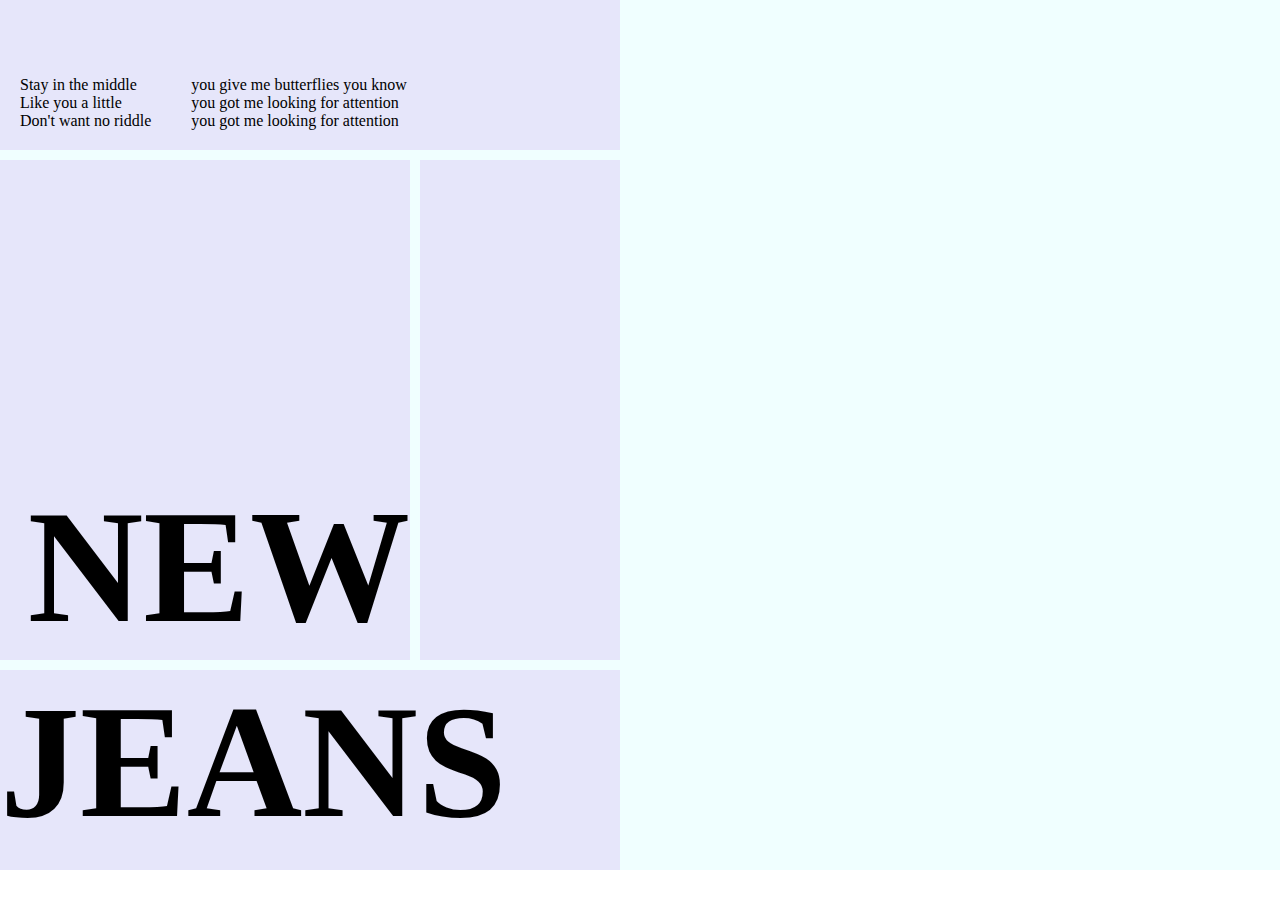
<file: day3/index.html>
<!DOCTYPE html>
<html lang="en">
<head>
    <meta charset="UTF-8">
    <meta http-equiv="X-UA-Compatible" content="IE=edge">
    <meta name="viewport" content="width=device-width, initial-scale=1.0">
    <title>Document</title>
    <link rel="stylesheet" href="style.css">
</head>
<body>
    <div class="wrapper">
        <div class="header">
            <p>Stay in the middle </br>
            Like you a little</br>
        Don't want no riddle</p>
        <p>you give me butterflies you know</br>
            you got me looking for attention</br>
            you got me looking for attention
        </p>
        </div>
        <div class="content"><h1>NEW</h1></div>
        <div class="nav"></div>
        <div class="footer"><h1>JEANS</h1></div>
    </div>
</body>
</html>
</file>
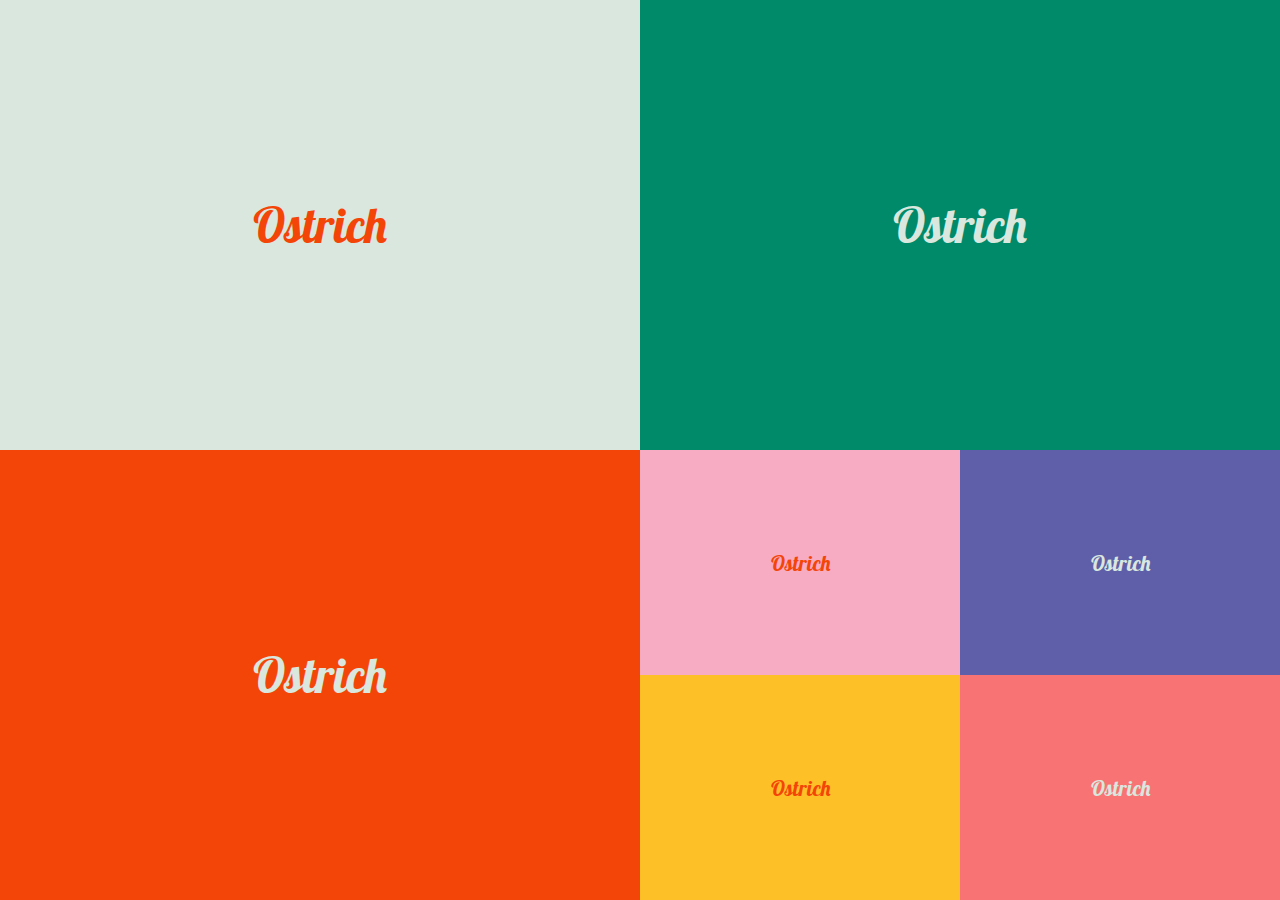
<file: day4/index.html>
<!DOCTYPE html>
<html lang="en">
<head>
    <style> @import url('https://fonts.googleapis.com/css2?family=Lobster&display=swap'); </style>
    <meta charset="UTF-8">
    <meta http-equiv="X-UA-Compatible" content="IE=edge">
    <meta name="viewport" content="width=device-width, initial-scale=1.0">
    <title>Document</title>
    <link rel="stylesheet" href="style.css">
</head>
<body>
    <div class="main">
        <div class="box1">Ostrich</div>
        <div class="box2">Ostrich</div>
        <div class="box3">Ostrich</div>
            <div class="box4_1">Ostrich</div>
            <div class="box4_2">Ostrich</div>
            <div class="box4_3">Ostrich</div>
            <div class="box4_4">Ostrich</div>
    </div>
    
</body>
</html>
</file>
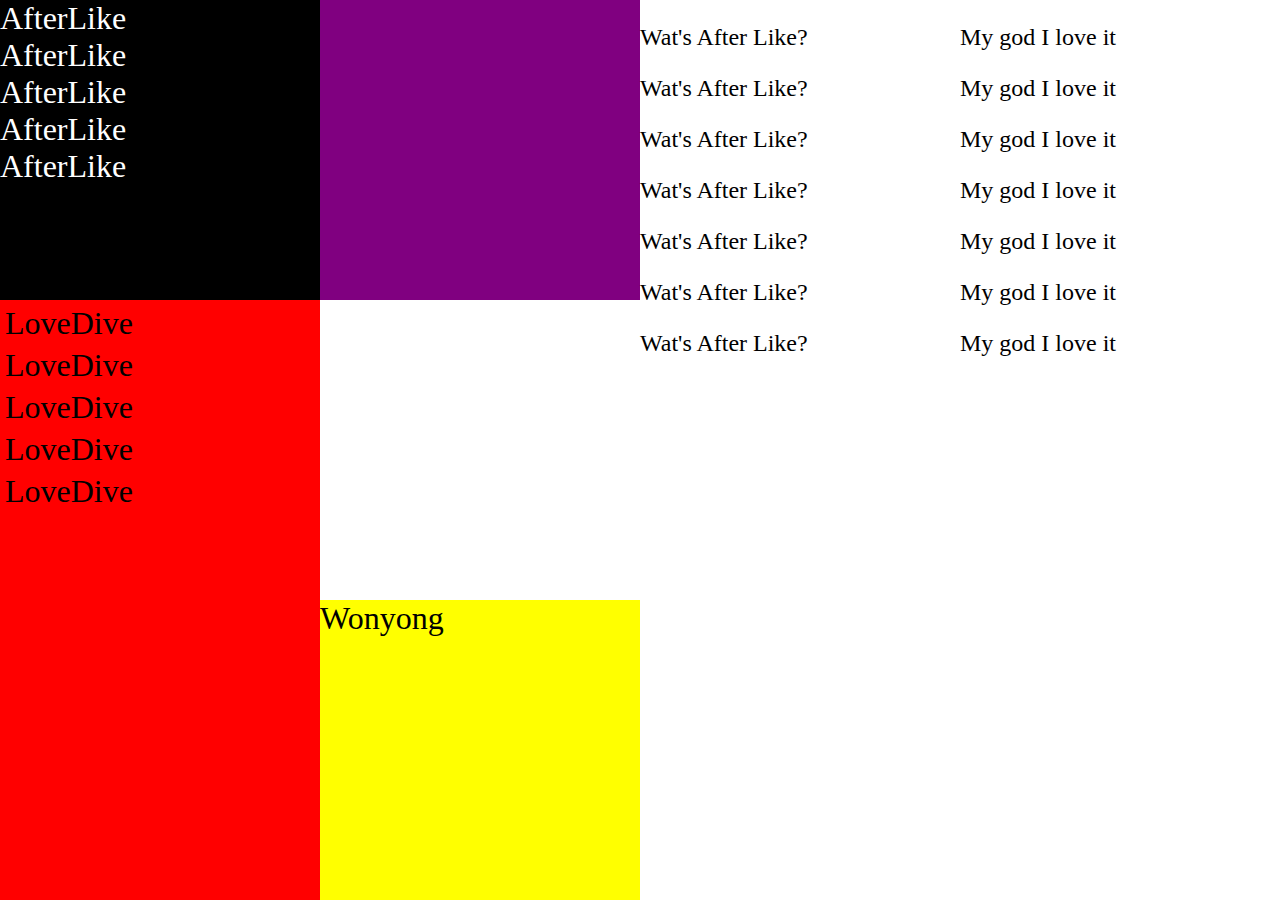
<file: day6/index.html>
<!DOCTYPE html>
<html lang="en">
<head>
    <meta charset="UTF-8">
    <meta http-equiv="X-UA-Compatible" content="IE=edge">
    <meta name="viewport" content="width=device-width, initial-scale=1.0">
    <title>Document</title>
    <link rel="stylesheet" href="style.css">
</head>
<body>
    <main>
        <div class="box1">
            <p>AfterLike</p>
            <p>AfterLike</p>
            <p>AfterLike</p>
            <p>AfterLike</p>
            <p>AfterLike</p>
        </div>
        <div class="box2"></div>
        <div class="box3">
            <p>LoveDive</p>
            <p>LoveDive</p>
            <p>LoveDive</p>
            <p>LoveDive</p>
            <p>LoveDive</p>
        </div>
        <div class="box4">Wonyong</div>
            <div class="box6">
                <p>Wat's After Like?</p>
                <p>Wat's After Like?</p>
                <p>Wat's After Like?</p>
                <p>Wat's After Like?</p>
                <p>Wat's After Like?</p>
                <p>Wat's After Like?</p>
                <p>Wat's After Like?</p>

            </div>
            <div class="box7">
                <p>My god I love it</p>
                <p>My god I love it</p>
                <p>My god I love it</p>
                <p>My god I love it</p>
                <p>My god I love it</p>
                <p>My god I love it</p>
                <p>My god I love it</p>
            </div>
    </main>
</body>
</html>
</file>
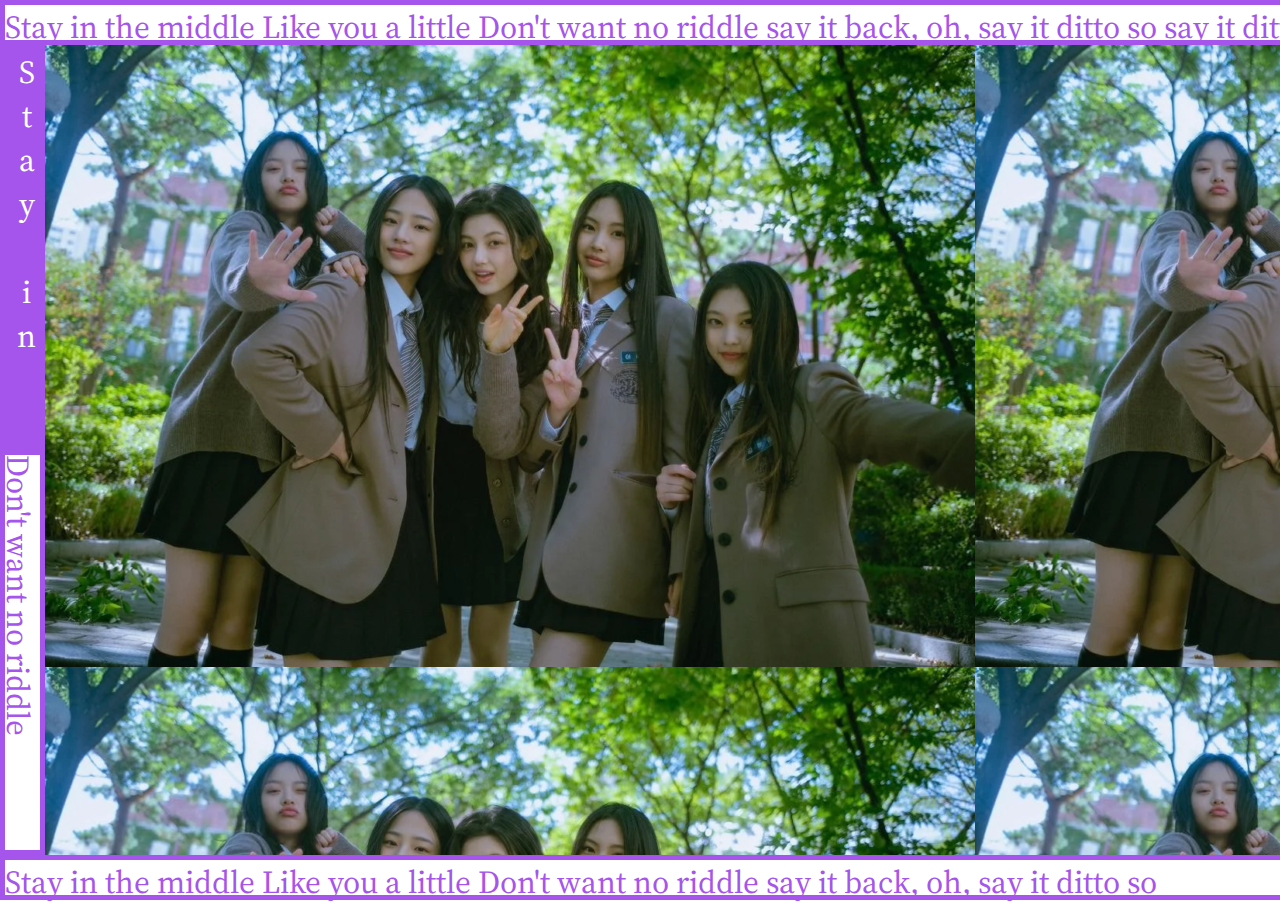
<file: day7/index.html>
<!DOCTYPE html>
<html lang="en">
<head>
    <meta charset="UTF-8">
    <meta http-equiv="X-UA-Compatible" content="IE=edge">
    <meta name="viewport" content="width=device-width, initial-scale=1.0">
    <title>Document</title>
    <link rel="stylesheet" href="style.css">
</head>
<body>
    <main>
        <div class="topBar">Stay in the middle
            Like you a little
            Don't want no riddle
            say it back, oh, say it ditto
            so say it ditto</div>
        <div class="leftBar-top">Stay in the middle
            Like you a little
            </div>
        <div class="leftBar-under">Don't want no riddle</div>
        <div class="main"></div>
        <div class="rightBar-top">New Jeans</div>
        <div class="rightBar-under">Haerin</div>
        <div class="underBar">Stay in the middle
            Like you a little
            Don't want no riddle
            say it back, oh, say it ditto
            so</div>
    </main>
    
</body>
</html>
</file>
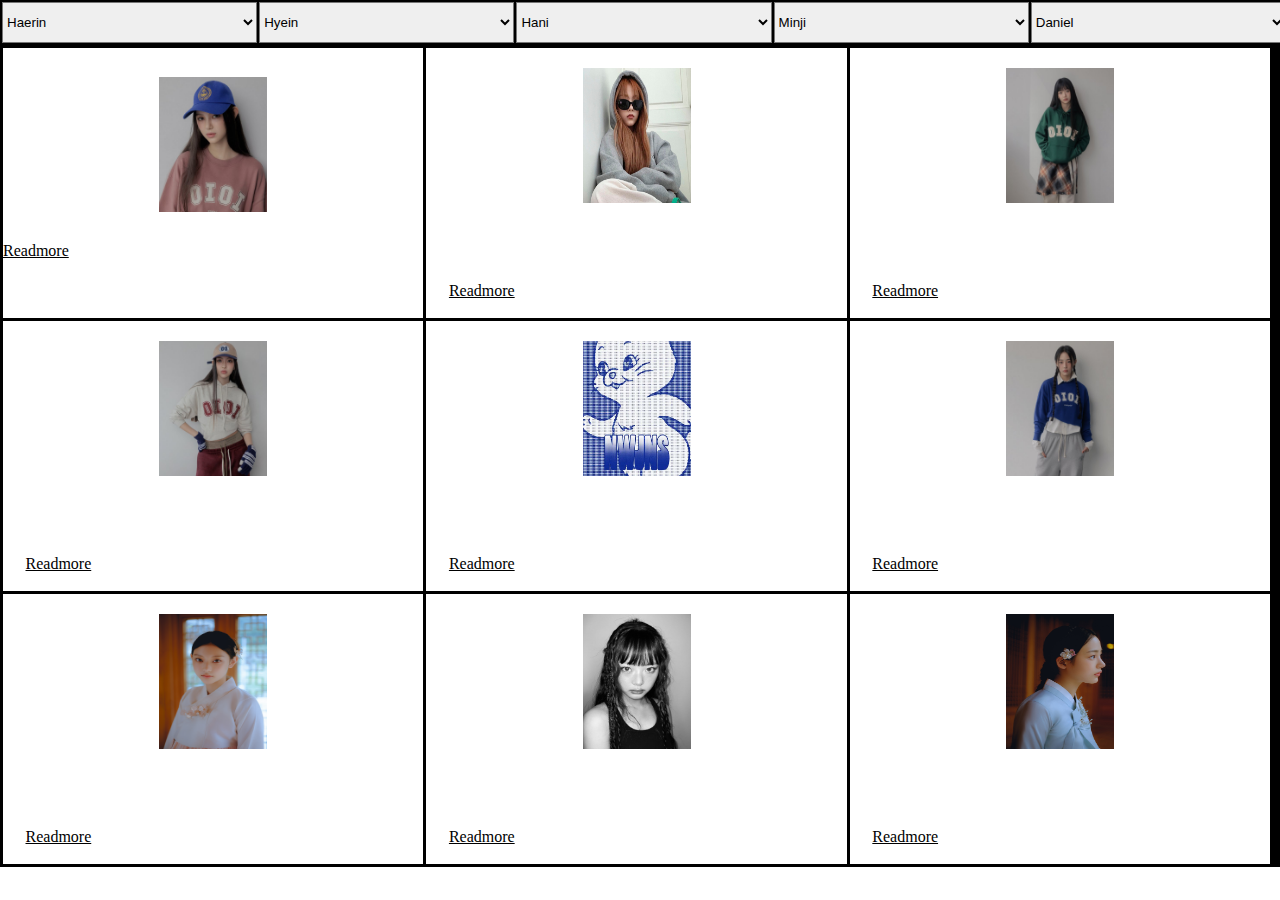
<file: day8/index.html>
<!DOCTYPE html>
<html lang="en">
<head>
    <meta charset="UTF-8">
    <meta http-equiv="X-UA-Compatible" content="IE=edge">
    <meta name="viewport" content="width=device-width, initial-scale=1.0">
    <title>Document</title>
    <link rel="stylesheet" href="style.css">
</head>
<body>
    <header>
        <select name="" id="haerin">
            <option value="">Haerin</option>
        </select>
        <select name="" id="hyein">
            <option value=""> Hyein</option></select>
        <select name="" id="hani">
            <option value="">Hani</option></select>
        <select name="" id="minji">
            <option value="">Minji</option></select>
        <select name="" id="daniel">
            <option value="">Daniel</option></select>
    </header>
    <main>
    <div class="box1">
        <div class="box-img">
        <img src="img/Daniel.jpeg" alt=""></div>
            <a href="">Readmore</a></div>
    <div class="box2">
        <div class="box-img">
        <img src="img/Haerin.jpeg" alt=""></div>
        <div class="link">
            <a href="">Readmore</a></div>
    </div>
    <div class="box3">
        <div class="box-img">
        <img src="img/Hani.jpeg" alt="">
        </div>
        <div class="link">
            <a href="">Readmore</a></div>
    </div>
    <div class="box4">
        <div class="box-img">
        <img src="img/Hyein.jpeg" alt="">
        </div>
        <div class="year">
            <a href="">Readmore</a></div>
    </div>
    <div class="box5">
        <div class="box-img">
        <img src="img/newjeans.jpeg" alt="">
        </div>
        <div class="link">
            <a href="">Readmore</a></div>
    </div>
    <div class="box6">
        <div class="box-img">
        <img src="img/Minji.jpeg" alt="">
        </div>
        <div class="link">
            <a href="">Readmore</a></div>
    </div>
    <div class="box7">
        <div class="box-img">
        <img src="img/Haerin2.jpeg" alt="">
        </div>
        <div class="link">
            <a href="">Readmore</a></div>
    </div>
    <div class="box8">
        <div class="box-img">
        <img src="img/hani2.jpeg" alt="">
        </div>
        <div class="link">
        <a href="">Readmore</a></div>
    </div>
    <div class="box9">
        <div class="box-img">
        <img src="img/Minji2.jpeg" alt="">
        </div>
        <div class="link">
            <a href="">Readmore</a></div>
    </div>
</main>
</body>
</html>
</file>
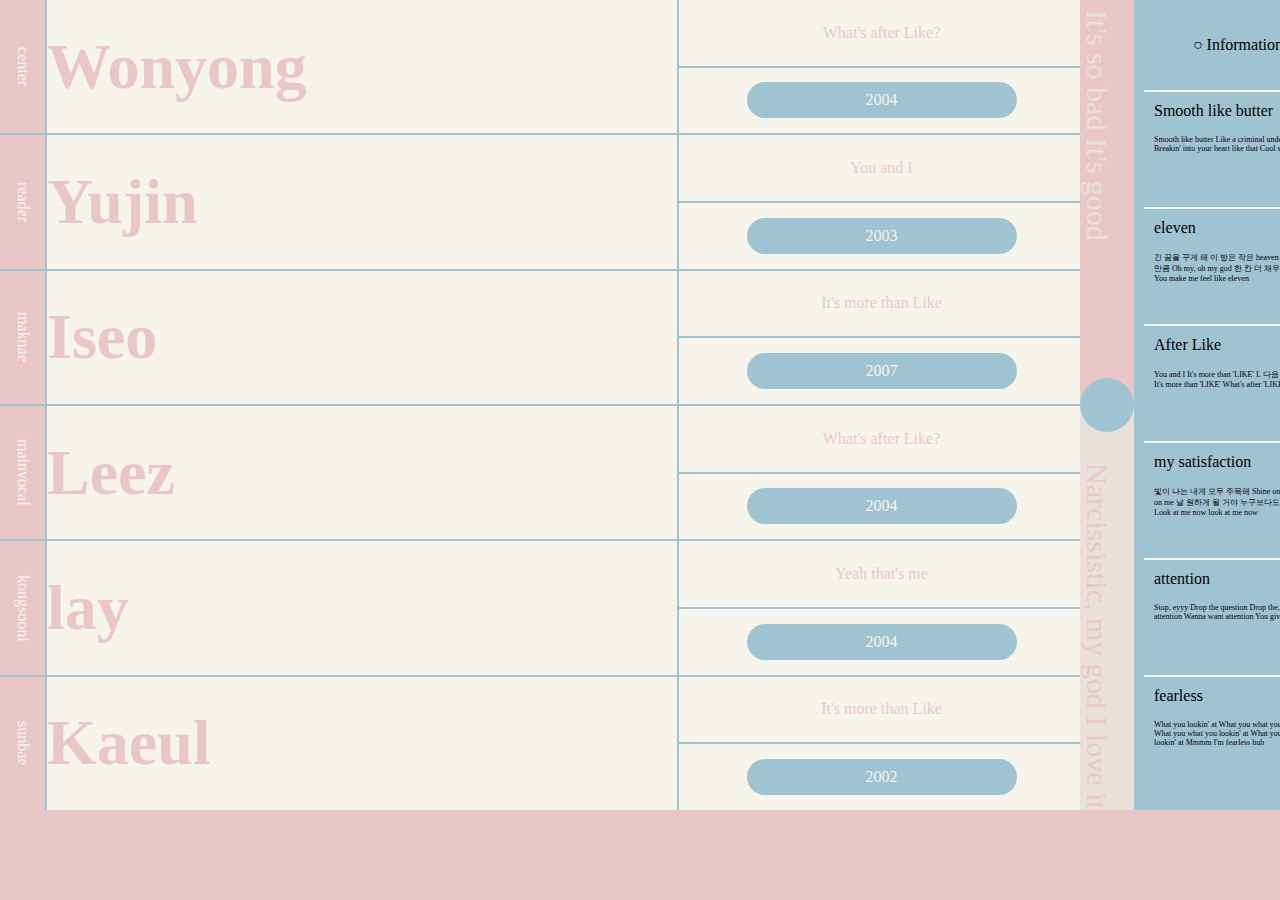
<file: day9/index.html>
<!DOCTYPE html>
<html lang="en">
<head>
    <meta charset="UTF-8">
    <meta http-equiv="X-UA-Compatible" content="IE=edge">
    <meta name="viewport" content="width=device-width, initial-scale=1.0">
    <title>Document</title>
    <link rel="stylesheet" href="style.css">
</head>
<body>
    <div class="main">
        <div class="box">
            <div class="name">
                <div class="span">center</div>
            </div>
            <div class="title">
                <div class="span">Wonyong</div>
            </div>
            <div class="flatform">
                <div class="span">What's after Like?</div>
            </div>
            <div class="year">
                <div class="button">2004</div>
            </div>
        </div>
        <div class="box">
                <div class="name">
                    <div class="span">reader</div>
                </div>
                <div class="title">
                    <div class="span">Yujin</div>
                </div>
                <div class="flatform">
                    <div class="span">You and I</div>
                </div>
                <div class="year">
                    <div class="button">2003</div>
                </div>
            </div>
            <div class="box">
                <div class="name">
                    <div class="span">maknae</div>
                </div>
                <div class="title">
                    <div class="span">Iseo</div>
                </div>
                <div class="flatform">
                    <div class="span">It's more than Like</div>
                </div>
                <div class="year">
                    <div class="button">2007</div>
                </div>
            </div>
            <div class="box">
                <div class="name">
                    <div class="span">mainvocal</div>
                </div>
                <div class="title">
                    <div class="span">Leez</div>
                </div>
                <div class="flatform">
                    <div class="span">What's after Like?</div>
                </div>
                <div class="year">
                    <div class="button">2004</div>
                </div>
            </div>
            <div class="box">
                <div class="name">
                    <div class="span">kongsooni</div>
                </div>
                <div class="title">
                    <div class="span">lay</div>
                </div>
                <div class="flatform">
                    <div class="span">Yeah that's me</div>
                </div>
                <div class="year">
                    <div class="button">2004</div>
                </div>
            </div>
            <div class="box">
                <div class="name">
                    <div class="span">sunbae</div>
                </div>
                <div class="title">
                    <div class="span">Kaeul</div>
                </div>
                <div class="flatform">
                    <div class="span">It's more than Like</div>
                </div>
                <div class="year">
                    <div class="button">2002</div>
                </div>
            </div>
        </div>
    <div class="middle-bar">
        <div class="middle-bar-top">
            <div class="span">
                It's so bad It's good
            </div>
        </div>

    <div class="middle-bar-middle"></div>
    <div class="middle-bar-bottom">
        <div class="span">Narcissistic, my god I love it</div>
    </div>
    </div>
    <div class="right-bar">
        <div class="nav">
            <div class="span">○ Information</div>
            <div class="span">○ Team</div>
            <div class="span">● Press</div>
        </div>
        <div class="news">
            <div class="article">
                <span class="article-title">Smooth like butter</span>
                <span class="article-content">Smooth like butter
                    Like a criminal undercover
                    Gon' pop like trouble
                    Breakin' into your heart like that
                    Cool shade stunner</span>
            </div>
            <div class="article">
                <span class="article-title">Hot like summer</span>
                <span class="article-content">eah, I owe it all to my mother
                    Hot like summer
                    Yeah, I'm makin' you sweat like that
                    Break it down</span>
            </div>
            <div class="article">
                <span class="article-title">eleven</span>
                <span class="article-content">긴 꿈을 꾸게 해 이 방은 작은 heaven
                    춤을 추곤 해 실컷 어지러울 만큼
                    Oh my, oh my god
                    한 칸 더 채우고 있어
                    잘 봐 1, 2, 3, 4, 5, 6, 7
                    You make me feel like eleven</span>
            </div>
            <div class="article">
                <span class="article-title">love dive</span>
                <span class="article-content">Narcissistic, my god I love it
                    서로를 비춘 밤
                    아름다운 까만 눈빛 더 빠져 깊이
                    (넌 내게로 난 네게로)
                    숨 참고 love dive
                    Woo lalalalalalala
                    Woo 어서 와서 love dive
                    Woo oh perfect sacrifice yeah
                    숨 참고 love dive</span>
            </div>
            <div class="article">
                <span class="article-title">After Like</span>
                <span class="article-content">You and I
                    It's more than 'LIKE'
                    L 다음 또 O 다음 난 yeah
                    You and I
                    It's more than 'LIKE'
                    What's after 'LIKE'?
                    What's after 'LIKE'?</span>
            </div>
            <div class="article">
                <span class="article-title">royal</span>
                <span class="article-content">Cause you know I'm a royal royal

                    Diamonds and gold
                    
                    Do it like a royal royal 그게 나라고
                    
                    거침없이 난 또 네게 걸어가
                    
                    내 걸음걸이마저도 당당한 그게 나니까
                    
                    Cause you know I'm a royal royal
                    
                    Diamonds and gold</span>
            </div>
            <div class="article">
                <span class="article-title">my satisfaction</span>
                <span class="article-content">
                    빛이 나는 내게 모두 주목해
Shine on me 난 날 사랑할 뿐야
Crush on me 날 원하게 될 거야
누구보다도 나를 믿어 난 나를 빛나게 해
Look at me now look at me now
                </span>
            </div>
            <div class="article">
                <span class="article-title">hype boy</span>
                <span class="article-content">I just want you
                    Call my phone right now
                    I just wanna hear you're mine
                    'Cause I know what you like boy
                    You're my chemical hype boy</span>
            </div>
            <div class="article">
                <span class="article-title">attention</span>
                <span class="article-content">Stop, eyyy
                    Drop the question
                    Drop the, drop the question
                    Want attention
                    Wanna want attention
                    You give me butterflies you know</span>
            </div>
            <div class="article">
                <span class="article-title">ditto</span>
                <span class="article-content">Stay in the middle
                    Like you a little
                    Don't want no riddle
                    말해줘 say it back
                    Oh say it ditto
                    아침은 너무 멀어
                    So say it ditto</span>
            </div>
            <div class="article">
                <span class="article-title">fearless</span>
                <span class="article-content">What you lookin' at
                    What you what you lookin' at
                    What you lookin' at
                    What you what you lookin' at
                    What you lookin' at
                    What you what you lookin' at
                    Mmmm I'm fearless huh</span>
            </div>
            <div class="article">
                <span class="article-title">Impurities</span>
                <span class="article-content">Can you see huh?
                    떨어진 한 방울 drip
                    투명한 내 안에 섞여 들지
                    아무렇지 않은 듯 keep on moving
                    Impurities show you my impurities
                    욕심내 더 like a witch
                    Show you real me 검붉어지는 빛
                    강렬하게 반짝여 glittery things
                    Impurities show you my impurities</span>
            </div>
        </div>
    </div>
    
</body>
</html>
</file>
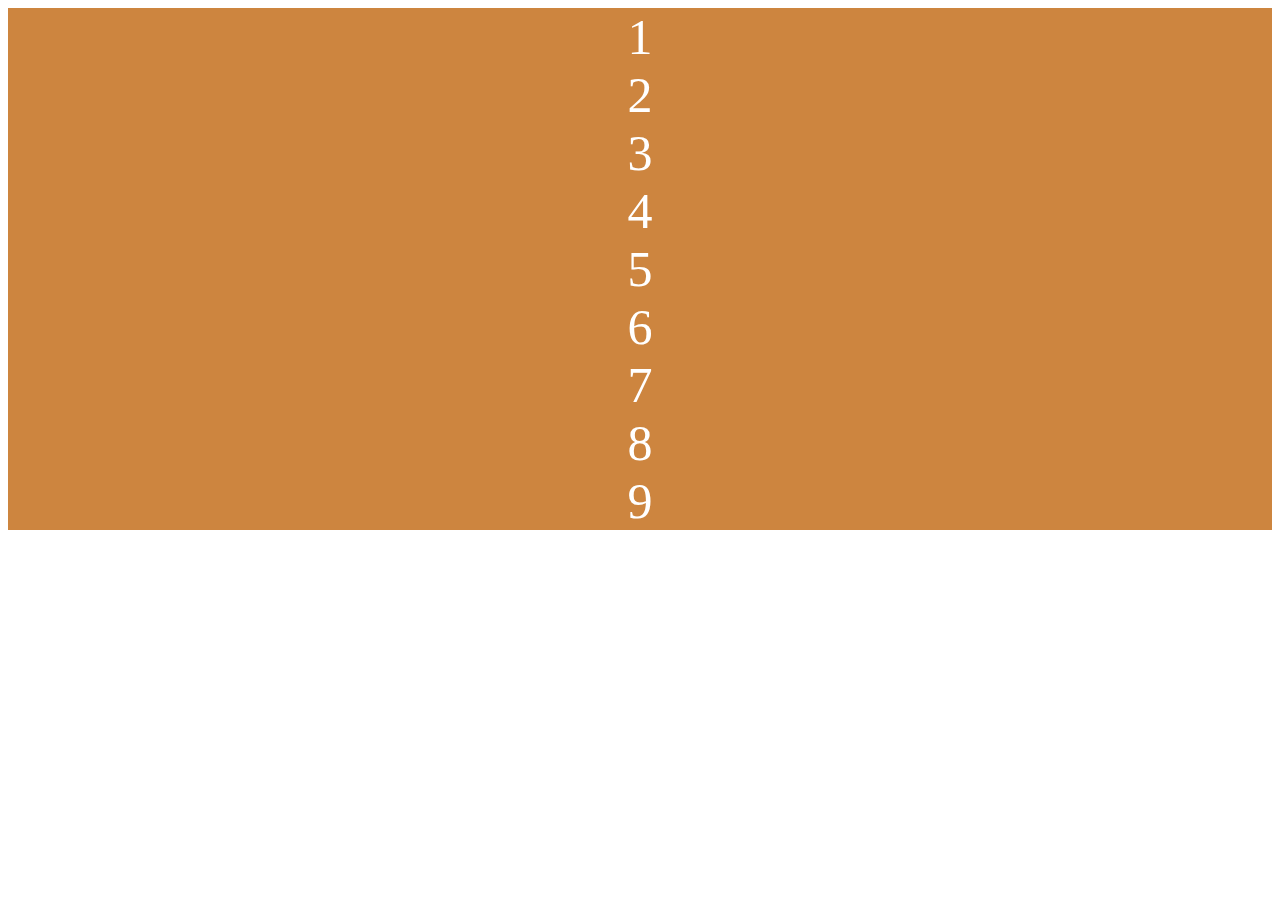
<file: 연습(1)/index.html>
<!DOCTYPE html>
<html lang="en">
<head>
    <meta charset="UTF-8">
    <meta http-equiv="X-UA-Compatible" content="IE=edge">
    <meta name="viewport" content="width=device-width, initial-scale=1.0">
    <title>Document</title>
    <link rel="stylesheet" href="style.css">
</head>
<body>
    <div class="wrapper">
    <div class="box">1</div>
    <div class="box">2</div>
    <div class="box">3</div>
    <div class="box">4</div>
    <div class="box">5</div>
    <div class="box">6</div>
    <div class="box">7</div>
    <div class="box">8</div>
    <div class="box">9</div>
</div>
</body>
</html>
</file>
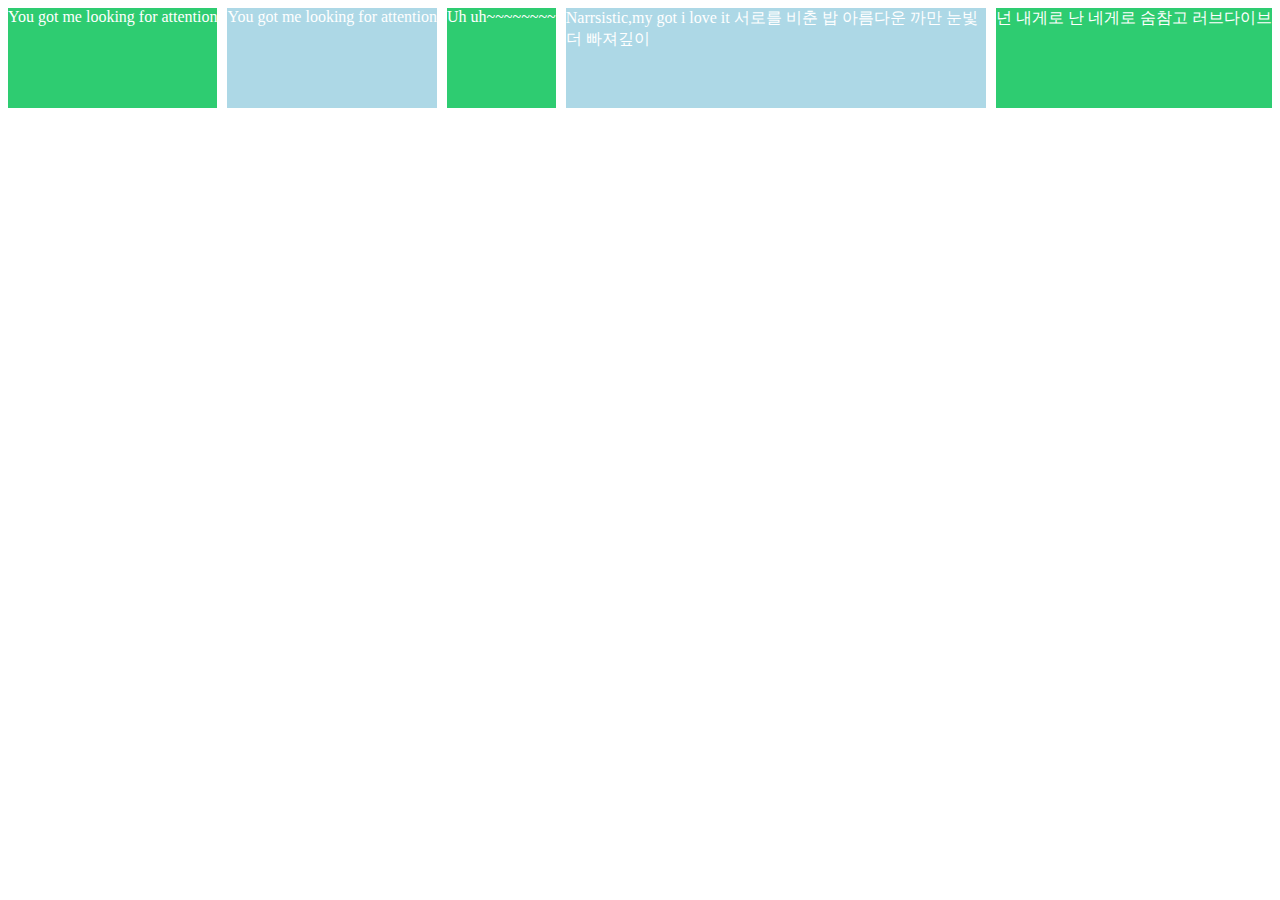
<file: 연습(2) grid/index.html>
<!DOCTYPE html>
<html lang="en">
<head>
    <meta charset="UTF-8">
    <meta http-equiv="X-UA-Compatible" content="IE=edge">
    <meta name="viewport" content="width=device-width, initial-scale=1.0">
    <title>Document</title>
    <link rel="stylesheet" href="style.css">
</head>
<body>
    <div class="grid">
        <div class="item">You got me looking for attention</div>
        <div class="item">You got me looking for attention</div>
        <div class="item">Uh uh~~~~~~~~</div>
        <div class="item">Narrsistic,my got i love it 서로를 비춘 밥 아름다운 까만 눈빛 더 빠져깊이</div>
        <div class="item">넌 내게로 난 네게로 숨참고 러브다이브</div>

    </div>
    <!-- auto-fill
        auto-fit
        </div> -->
        <!-- .item*20{$} -->
    
</body>
</html>
</file>
<file: day3/style.css>
body{
    margin: 0px;
    padding: 0px;

}
.wrapper{
    display: grid;
    grid-template-columns: repeat(3,200px);
    grid-template-rows: 150px 500px 200px;
    gap:10px;
    grid-template-areas: 
    "header header header"
    "content content nav"
    "footer footer footer";
    background-color:azure;
    margin: 0px;
}

.header{
    grid-area: header;
    background-color: lavender;
    display: flex;
    justify-content:flex-start;
    align-items: flex-end;

}
.header p{
    display: flex;
    margin: 20px 20px;
}
.content{
    grid-area: content;
    background-color: lavender;
    font-size: 80px;
    display:flex;
    flex-direction: column;
    align-items:end;
    justify-content: end;
}
.content h1{
    margin: 0px;
}
.nav{
    grid-area: nav;
    background-color: lavender;
}
.footer{
    grid-area: footer;
    background-color: lavender;
    font-size: 80px;
}
.footer h1{
    margin: 0px;
}
</file>
<file: day4/style.css>
:root{
    --box1-color:#D9E7DE;
    --box2-color:#008A69;
    --box3-color:#F44508;
    --pink:#F7ACC4; 
    --purple:#5F5FA9;
    --yellow:#FEC027;
    --deep-pink:#F87374;
}
*{
    box-sizing: border-box;
    margin: 0px;
    padding: 0px;
}
body{
    height: 100vh;
}
.main{
    display: grid;
    grid-template-columns: repeat(4,1fr);
    grid-template-rows: repeat(4,1fr);
    height: 100vh;
}
.box1{
    grid-column: span 2;
    grid-row: span 2;
    background-color: var(--box1-color);
    display: flex;
    align-items: center;
    justify-content: center;
    font-size: 3rem;
    font-family: 'Lobster', cursive;
    color: #F44508;

}
.box2{
    grid-column: 3/-1;
    grid-row: span 2;
    background-color: var(--box2-color);
    display: flex;
    align-items: center;
    justify-content: center;
    font-size: 3rem;
    font-family: 'Lobster', cursive;
    color: #D9E7DE;
}
.box3{
    grid-column: span 2;
    grid-row:3/5;
    background-color: var(--box3-color);
    display: flex;
    align-items: center;
    justify-content: center;
    font-size: 3rem;
    font-family: 'Lobster', cursive;
    color:#D9E7DE;
}
.box4_1{
    grid-column: 3/4;
    grid-row: 3/4;
    background-color: var(--pink);
    display: flex;
    align-items: center;
    justify-content: center;
    font-size: 1.3rem;
    font-family: 'Lobster', cursive;
    color: #F44508;
}
.box4_2{
    grid-column: 4/-1;
    grid-row: 3/4;
    background-color: var(--purple);
    display: flex;
    align-items: center;
    justify-content: center;
    font-size: 1.3rem;
    font-family: 'Lobster', cursive;
    color: #D9E7DE;
}
.box4_3{
    grid-column: 3/4;
    grid-row:4/-1;
    background-color: var(--yellow);
    display: flex;
    align-items: center;
    justify-content: center;
    font-size: 1.3rem;
    font-family: 'Lobster', cursive;
    color: #F44508;
}
.box4_4{
    grid-column: 4/-1;
    grid-row:4/-1;
    background-color: var(--deep-pink);
    display: flex;
    align-items: center;
    justify-content: center;
    font-size: 1.3rem;
    font-family: 'Lobster', cursive;
    color: #D9E7DE;
}
</file>
<file: day6/style.css>
body{
    margin: 0px;
    padding: 0px;
}
main{   
    display: grid;
    grid-template-columns: repeat(4,1fr);
    grid-template-rows: repeat(3,1fr);
    height: 100vh;
}

.box1{
    grid-column: 1/1;
    grid-row: 1/1;
    background-color: black;
    color: white;
    font-size:2rem;
}
.box1 p{
    margin: 0px;
}
.box2{
    grid-column: 2/2;
    grid-row: 1/1;
    background-color: purple;
}
.box3{
    grid-column: 1/1;
    grid-row: 2/ span 2;
    background-color: red;
    font-size: 2rem;
}
.box3 p{
    margin: 5px;
}
.box4{
    grid-column: 2/2;
    grid-row: 3/3;
    background-color: yellow;
    font-size: 2rem;
}
.box6{
    grid-column: 3/3;
    grid-row: 1/4;
    font-size: 1.5rem;
}
.box7{
    grid-column: 4/4;
    grid-row: 1/4;
    font-size: 1.5rem;
}
</file>
<file: day7/style.css>
@import url('https://fonts.googleapis.com/css2?family=Source+Serif+Pro:wght@700&display=swap');

*{
    box-sizing: border-box;
    margin: 0px;
    padding: 0px;
}
main {
    display: grid;
    height: 100vh;
    grid-template-rows: 5vh 45vh 45vh 5vh;
    grid-template-columns: 5vh 140vh 5vh;
}
main div:not(.main){
    border: 5px solid #A555EC;
    font-size: 2rem;
    font-family: 'Source Serif Pro', serif;
}
.topBar{
    grid-column: 1/-1;
    grid-row: 1/1;
    color: #A555EC;
}
.leftBar-top{
    background-color: #A555EC;
    grid-column: 1/1;
    grid-row: 2/2;
    writing-mode: vertical-lr;
    text-orientation: upright;
    color: white;
}
.leftBar-under{
    background-color: white;
    grid-column: 1/1;
    grid-row: 3/3;
    writing-mode: vertical-rl;
    color: #A555EC;
    border-bottom: none;
}
.underBar{
    background-color: white;
    grid-column: 1/-1;
    grid-row: 4/-1;
    color: #A555EC;
}
.rightBar-top{
    display: flex;
    background-color: #FFFFD0;
    grid-column: 3/3;
    grid-row: 2/2;
    color: #A555EC;
    writing-mode: vertical-lr;
    justify-content: center;
    align-items: center;
}
.rightBar-under{
    display: flex;
    background-color: #FFFFD0;
    grid-column: 3/3;
    grid-row: 3/3;
    writing-mode: vertical-lr;
    justify-content: center;
    color: #A555EC;
    align-items: center;
}
.main{
    background-color: ivory;
    grid-column: 2/2;
    grid-row: 2/4;
    background-image:url('newjeans.jpg')
}
</file>
<file: day8/style.css>
*{
    box-sizing: border-box;
    margin: 0px;
    padding: 0px;
}
header{
    display: grid;
    grid-template-columns: repeat(5,20%);
    width: 100%;
    height: 5vh;
    background-color: black;
    gap: 2px;
    border: 2px solid black;
}
header select{
    border-radius: 0px;
}
main{
    display: grid;
    grid-template-columns: repeat(3,33%);
    grid-template-rows: repeat(3,30vh);
    background-color: black;
    gap:3px;
    border: 3px solid black;
}
main div{
    background-color: white;
    display: grid;
    margin: 0px;
    padding: 0px;
}
a{
    position: relative;
    color: black;
    width: min-content;
    height: min-content;
}

img{
    position: relative;
    width: 12vh;
    height: 15vh;
    margin: 0px;
    padding: 0px;
}

.box-img{
    display: flex;
    justify-content: center;
    align-items: center;
    height: 100%;
}

.link{
    display: flex;
    justify-content: end;
    align-items: end;
    padding: 2vh 2.5vh;
    width: min-content;
}
.year{
    display: flex;
    align-items: end;
    padding: 2vh 2.5vh;
}
</file>
<file: day9/style.css>
:root{
    --indipink:#EAC7C7;
    --indiblue:#A0C3D2;
    --ivory:#F7F5EB;
    --indigragy:#EAE0DA;
}
*{
    padding: 0px;
    margin: 0px;
    box-sizing: border-box;
}
body{
    background-color: var(--indipink);
    height: 100vh;
    display: flex;
}
.main{
    width: 120vh;
    flex-basis: 1;
    background-color: var(--indiblue);
    height: 90vh;
    display: grid;
    grid-template-columns: 120vh;
    grid-template-rows: repeat(6,3fr);
    gap: 2px;
}
.box {
    display: grid;
    background-color: var(--indiblue);
    grid-template-columns: 5vh 70vh 45vh;
    grid-template-rows: repeat(2,3fr);
    gap: 2px;
}
.name{
    grid-column: 1/1;
    grid-row: 1/3;
    background-color: #EAC7C7;
    display: flex;
    justify-content: center;
    align-items: center;
}
.name>.span{
    writing-mode:vertical-lr;
    color:var(--ivory);
    font-size: 1rem;
    font-weight: 500;
}
.title{
    grid-column: 2/3;
    grid-row:1/3;
    background-color: var(--ivory);
    display: flex;
    align-items: center;
}
.title>.span{
    color: #EAC7C7;
    font-size: 4rem;
    font-weight: 700;
    


}
.flatform{
    grid-column: 3/4;
    grid-row: 1/2;
    background-color: var(--ivory);
    display: flex;
    justify-content: center;
    align-items: center;
}
.flatform .span{
    color: var(--indipink);
    font-size: 1rem;
    font-weight: 500;
}
.year{
    grid-column: 3/4;
    grid-row: 2/3;
    background-color: var(--ivory);
    display: flex;
    justify-content: center;
    align-items: center;
}
.year .button{
    width: 30vh;
    height: 4vh;
    background-color: var(--indiblue);
    border-radius: 2vh;
    text-align: center;
    justify-content: center;
    line-height: 4vh;
    color: var(--ivory);
}
.middle-bar{
    display: grid;
    height: 90vh;
    width: 6vh;
}
.middle-bar-top{
    background-color: var(--indipink);
    height: 45vh;
    width: 6vh;
}
.middle-bar-top .span{
    writing-mode: vertical-lr;
    color: var(--indigragy);
    font-size: 30px;
    position: relative;
    top: 10px;
}
.middle-bar-middle{
    position: relative;
    top:-50%;
    background-color: var(--indiblue);
    height: 6vh;
    width: 6vh;
    border-radius: 50%;
    z-index: 1;
}
.middle-bar-bottom{
    top:-6vh;
    position: relative;
    background-color: var(--indigragy);
    height: 45vh;
    width: 6vh;
    display: flex;
    align-items: flex-end;
  overflow: hidden;
}
.middle-bar-bottom .span{
    writing-mode: vertical-lr;
    color: var(--indipink);
    font-size: 30px;
}
.right-bar .nav{
    display: flex;
    justify-content: space-around;
    align-items: center;
    width: 60vh;
    height: 10vh;
    background-color: var(--indiblue);
}
.right-bar .news{
    background-color: var(--indiblue);
    width: 60vh;
    height: 80vh;
    display: grid;
    grid-template-columns: repeat(2,30vh);
    grid-template-rows: repeat(6,13vh);
}
.article{
    border-top: 2px solid var(--ivory);
    margin: 0px 10px;
    display: grid;
    grid-template-rows: 20% 80%;
}
.article-title{
    font-size: 1rem;
    font-weight: 400;
    padding: 10px;
}
.article-content{
  font-size: 0.5rem;
    margin-top: 10px;
    overflow: hidden;
    padding: 10px;
}
</file>
<file: 연습(1)/style.css>
body{
    /*display: flex; 얘를 주면 밑에것이 적용이 안됨. 왜?*/
}
/*flexbox를 사용하기 위해서는 바로 위 부모에 flex를 주어야함 붙어있는 부모가 자식을 움직일 수 있음 */
.wrapper{
    display: grid;
    /* grid-template-columns: 250px 250px 250px;
    grid-template-rows: 100px 50px 300px;
    gap: 5px; */
    /* column-gap:10px;
    row-gap: 10px; */
    /* justify-content: space-around; /*main axis방향*/
    /* align-content: flex-start;줄간격을 없앨 수 있음 line(cross axis에 있는) 변경 */
}
.box{
    background: peru;
    color: white;
    justify-content: center;
    align-items: center;
    font-size: 50px;
    display: flex;
    flex-basis: 30%;
}

.box:nth-child(2){
    /* flex-basis: 300px; 늘어나거나 줄어들기 전에 기본값을줌  main axis에서 적용 */
    /* flex-grow: 2; 기본값 0 */
    /* flex-shrink: 4;다른 박스보다 두배로 줄어들음! 기본은 1 */
    /* order: 1; 기본적으로 box의 order는 0ㅇ이다 */
}
.box:last-child{
    /* align-self: flex-end; 부모에 높이주는 것 필수 
    order: 0; */
}

/* .box {
    background: blue;
    width: 200px;
    height: 200px;
    margin-bottom: 2px;
    기본적으로 display:block , block옆에는 어떤 element도 올 수 없음(엄청 큰 마진!)
    display: inline-block; block속성을 유지하고 옆에 있을 수 있게 해줌!
    inline은 박스가 아님. element임 즉 넢이와 높이를 가질 수 없음.
    text는 inline임!
    color: white;
}
.box:nth-child(2){
    margin-left: 50px;
}

.box:nth-child(3){
    margin-left: 80px;
} */

/*flex box는 children과 얘기하짐않음.
flexbox에서 뭔가를 움직이고 싶을때 flexbox container를 만들어야함.*/
</file>
<file: 연습(2) grid/style.css>
.grid{
    display: grid;
    gap: 10px;
    color: white;
    grid-template-columns: repeat(auto-fit,minmax(2px,max-content));
    grid-template-rows: 100px;
    /* grid-auto-flow: column;
    grid-auto-columns: 100px; */
    /* grid-auto-rows: 100px;  달력만들기 좋음 ㅋ */
   /* place-content: center end; 전체그리드를 수직,수평으로 움직임*/
   /* place-items: 각 사각형 하나하나에 어떤 것을 적용하는지 */
    
    /* align-content: space-evenly; 전체 그리드를 수직적으로 움직임
    justify-content: space-evenly; 전체 그리드를 수평적으로 움직임*/
    /* grid-template-columns: repeat(4, 1fr); fr은 반응형!!*/
    /* grid-template-rows: repeat(4, 100px [lovelyline]);라인에 이름붙일 수 있음/ */
    /* grid-template-areas: 
    "header header header header"
    "content content . nav"
    "content content . nav"
    "footer footer footer footer"; */
}
.item:nth-child(odd){
    background-color: #2ecc71;
}
.item:nth-child(even){
    background-color:lightblue;
}
/* .grid:first-child{
    grid-template-columns: repeat(auto-fill, minmax(100px,1fr));
}
.grid:last-child{
    grid-template-columns: repeat(auto-fit, minmax(100px,1fr));
} */

.header{
    background-color:tomato;
    /* place-self: start center; */
    /* align-self: end;
    justify-self: center; 개별적으로 움직임 */
    /* grid-column: span 4; */
    /*span은 차지하는 셸을 의미함!*/
    /* grid-column-start: 1;
    grid-column-end:5; */
    /* grid-area: header; */
}
.content{
    background-color: bisque;
    /* grid-column: 1/-2;
    grid-row:2/4; */
    /* grid-area: content; */
}
.content h1{
    font-size: 50px;
    color:white;
}
.nav{
    background-color: cornflowerblue;
    /* grid-row:2/4 */

    /* grid-area: nav; */
}
.footer{
    background-color:lightcoral;
    /* grid-column: span 4; */
    /* grid-column: 1/ -1 ;  */
    /*-1은 끝을 나타냄*/
    /* grid-column: 1/5; */
    /* grid-area: footer; */
}
</file>
